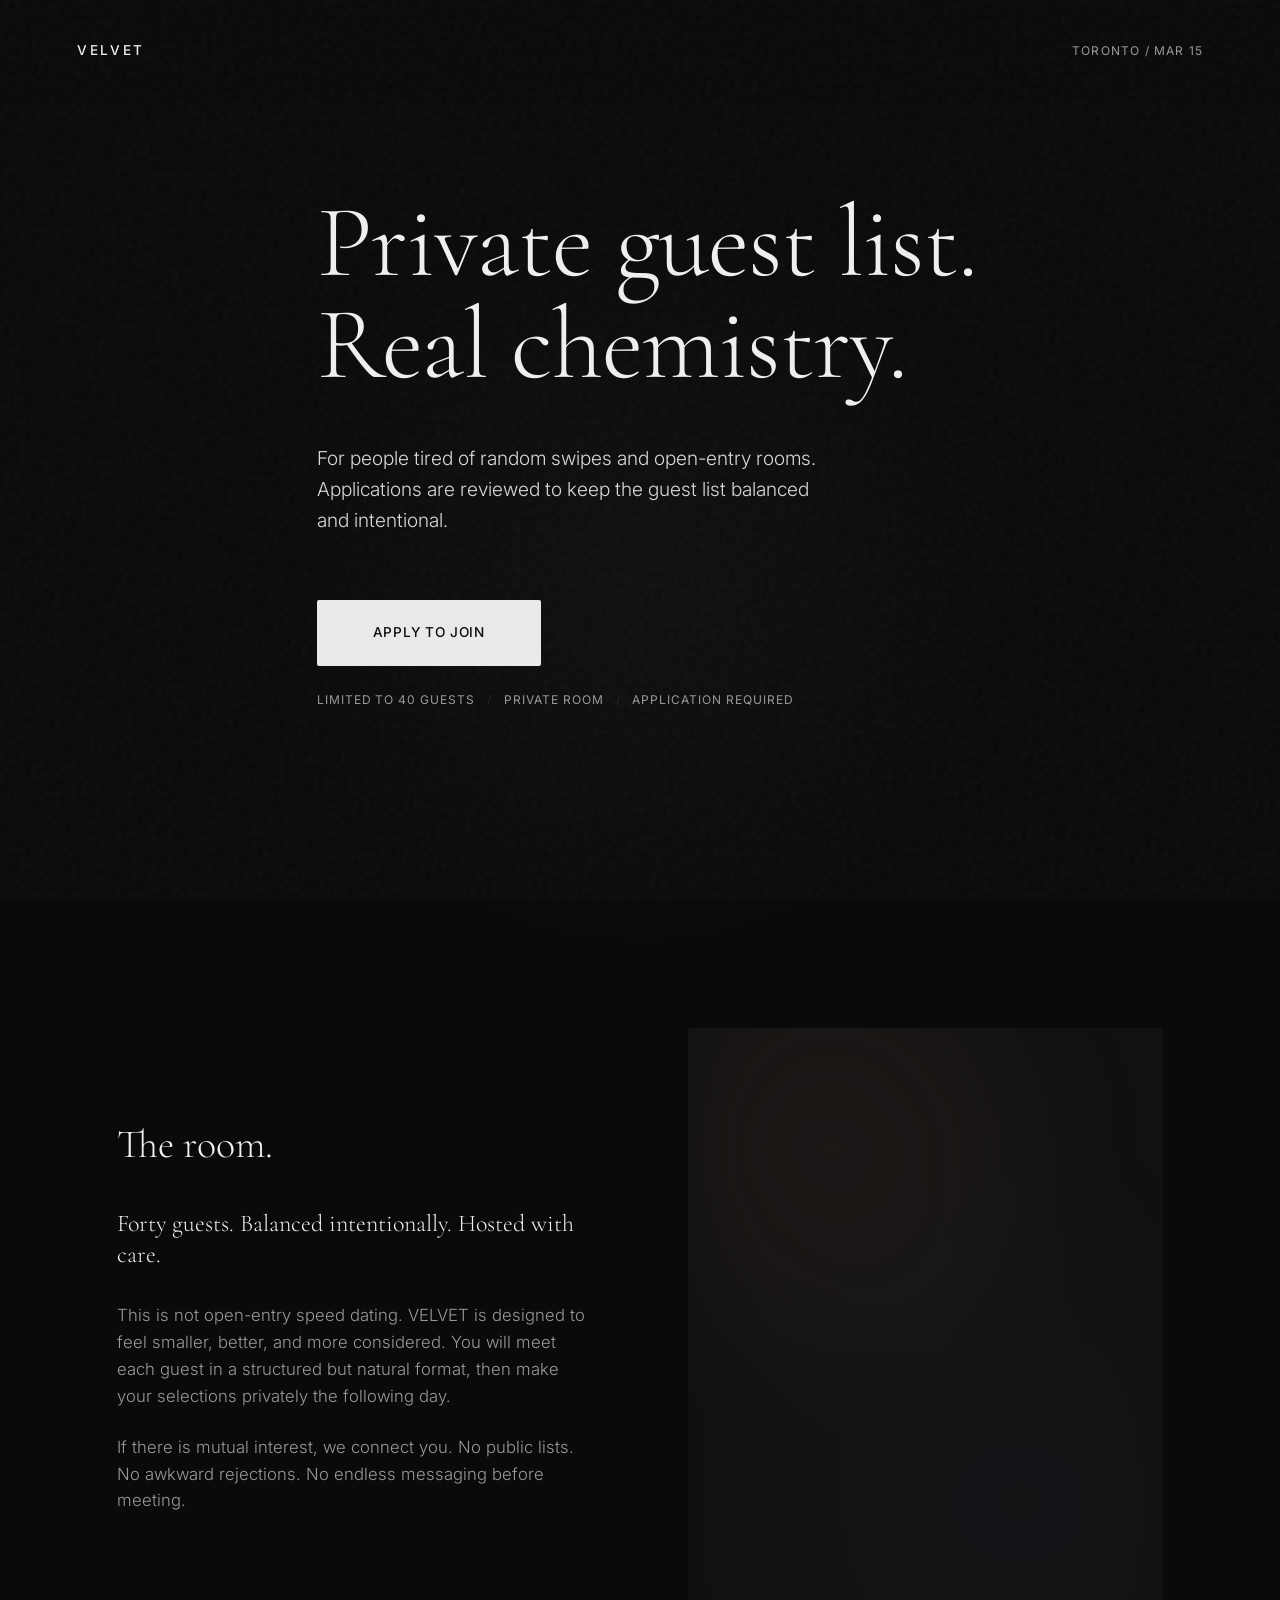
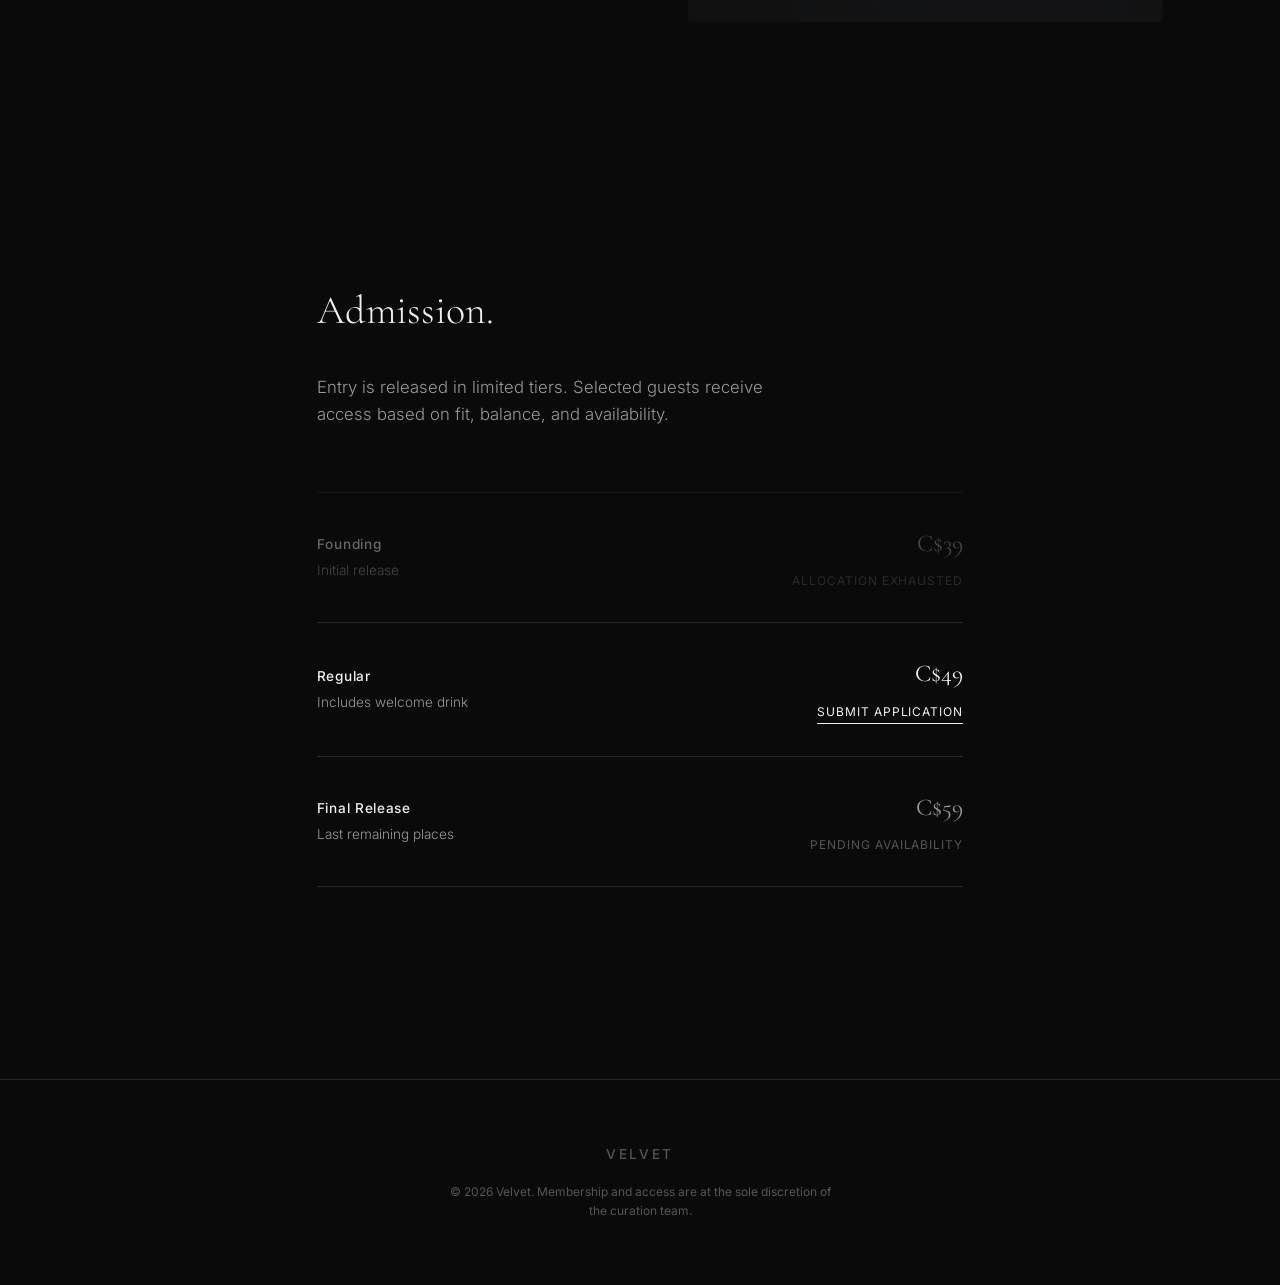
<file: index.html>
<!doctype html>
<html lang="en">
  <head>
    <meta charset="UTF-8" />
    <meta name="viewport" content="width=device-width, initial-scale=1.0" />
    <title>VELVET | Private Guest List</title>

    <link rel="preconnect" href="https://fonts.googleapis.com" />
    <link rel="preconnect" href="https://fonts.gstatic.com" crossorigin />
    <link
      href="https://fonts.googleapis.com/css2?family=Cormorant+Garamond:ital,wght@0,300;0,400;1,300;1,400&family=Inter:wght@300;400;500&display=swap"
      rel="stylesheet"
    />

    <link rel="stylesheet" href="styles.css" />
  </head>
  <body>
    <!-- Subtle atmospheric noise -->
    <div class="noise-overlay"></div>

    <!-- Navigation -->
    <nav class="top-nav">
      <div class="logo">VELVET</div>
      <div class="nav-meta">Toronto / Mar 15</div>
    </nav>

    <main>
      <!-- Hero: Pure Status, Zero Logistics -->
      <section class="hero-gate">
        <div class="content-wrapper">
          <h1 class="headline">
            <span style="white-space: nowrap">Private guest list.</span><br />
            <span style="white-space: nowrap">Real chemistry.</span>
          </h1>
          <p class="manifesto">
            For people tired of random swipes and open-entry rooms. Applications
            are reviewed to keep the guest list balanced and intentional.
          </p>

          <div class="gate-action fade-in">
            <a href="apply.html" class="btn-gate" style="text-decoration: none; display: inline-block;">Apply to Join</a>
            <div class="gate-meta">              <span>Limited to 40 guests</span>
              <span class="slash">/</span>
              <span>Private room</span>
              <span class="slash">/</span>
              <span>Application required</span>
            </div>
          </div>
        </div>
      </section>

      <!-- The Room: Atmosphere & Taste -->
      <section class="the-room" id="the-room">
        <div class="room-grid">
          <div class="room-text">
            <h2 class="section-heading">The room.</h2>
            <p>Forty guests. Balanced intentionally. Hosted with care.</p>
            <p>
              This is not open-entry speed dating. VELVET is designed to feel
              smaller, better, and more considered. You will meet each guest in
              a structured but natural format, then make your selections
              privately the following day.
            </p>
            <p>
              If there is mutual interest, we connect you. No public lists. No
              awkward rejections. No endless messaging before meeting.
            </p>
          </div>
          <div class="room-atmosphere">
            <!-- We use a CSS gradient/blur shape to imply atmosphere without showing a literal "mid" bar photo -->
            <div class="atmosphere-blur"></div>
          </div>
        </div>
      </section>

      <!-- Admission Tiers: Framing scarcity -->
      <section class="the-admission">
        <div class="content-wrapper">
          <h2 class="section-heading">Admission.</h2>
          <p class="tier-intro">
            Entry is released in limited tiers. Selected guests receive access
            based on fit, balance, and availability.
          </p>

          <div class="tier-list">
            <!-- Sold Out / Closed -->
            <div class="tier-row closed">
              <div class="tier-info">
                <span class="tier-name">Founding</span>
                <span class="tier-desc">Initial release</span>
              </div>
              <div class="tier-action">
                <span class="tier-price">C$39</span>
                <span class="tier-status">Allocation Exhausted</span>
              </div>
            </div>

            <!-- Active -->
            <div class="tier-row active">
              <div class="tier-info">
                <span class="tier-name">Regular</span>
                <span class="tier-desc">Includes welcome drink</span>
              </div>
              <div class="tier-action">
                <span class="tier-price">C$49</span>
                <a href="apply.html" class="btn-text" style="text-decoration: none; display: inline-block;">Submit Application</a>
                </div>            </div>

            <!-- Future / Locked -->
            <div class="tier-row pending">
              <div class="tier-info">
                <span class="tier-name">Final Release</span>
                <span class="tier-desc">Last remaining places</span>
              </div>
              <div class="tier-action">
                <span class="tier-price">C$59</span>
                <span class="tier-status">Pending Availability</span>
              </div>
            </div>
          </div>
        </div>
      </section>

      <footer class="site-footer">
        <div class="logo">VELVET</div>
        <p>
          © 2026 Velvet. Membership and access are at the sole discretion of the
          curation team.
        </p>
      </footer>
    </main>
    <script src="script.js"></script>
  </body>
</html>
</file>
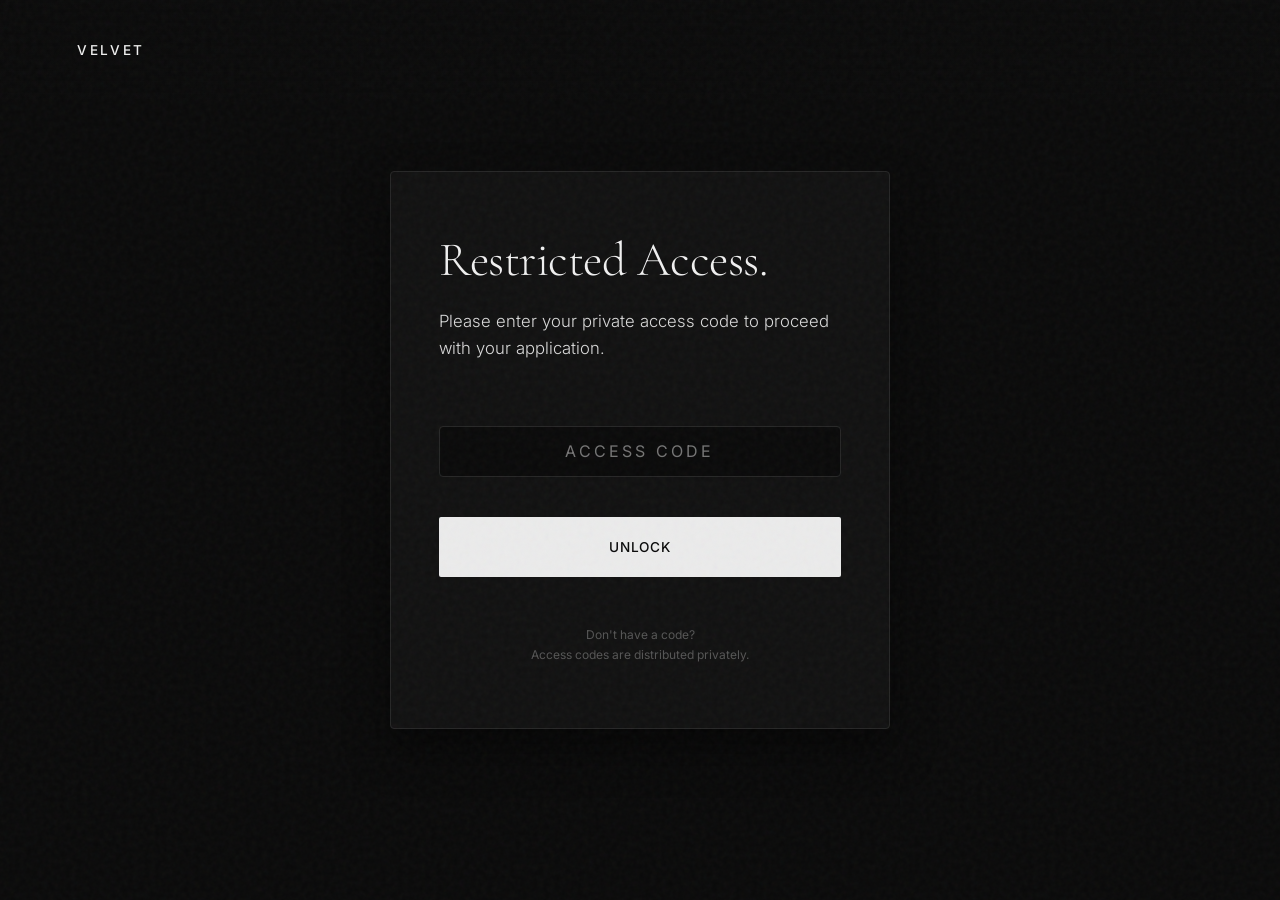
<file: apply.html>
<!doctype html>
<html lang="en">
  <head>
    <meta charset="UTF-8" />
    <meta name="viewport" content="width=device-width, initial-scale=1.0" />
    <title>VELVET | Request Admission</title>

    <link rel="preconnect" href="https://fonts.googleapis.com" />
    <link rel="preconnect" href="https://fonts.gstatic.com" crossorigin />
    <link
      href="https://fonts.googleapis.com/css2?family=Cormorant+Garamond:ital,wght@0,300;0,400;1,300;1,400&family=Inter:wght@300;400;500&display=swap"
      rel="stylesheet"
    />

    <link rel="stylesheet" href="styles.css" />
  </head>
  <body class="apply-page">
    <!-- Subtle atmospheric noise -->
    <div class="noise-overlay"></div>

    <!-- Navigation -->
    <nav class="top-nav">
      <a href="index.html" class="logo" style="text-decoration: none">VELVET</a>
    </nav>

    <main class="apply-main">
      <div class="apply-container">
        <!-- Locked State -->
        <div id="lockState" class="lock-state">
          <h1 class="headline" style="font-size: 3rem; margin-bottom: 1.5rem">
            Restricted Access.
          </h1>
          <p class="manifesto" style="font-size: 1.05rem">
            Please enter your private access code to proceed with your
            application.
          </p>

          <form id="lockForm" onsubmit="unlockApplication(event)">
            <div class="input-group">
              <input
                type="password"
                id="accessCode"
                placeholder="Access Code"
                required
                style="
                  text-align: center;
                  letter-spacing: 0.2em;
                  text-transform: uppercase;
                "
              />
            </div>
            <button
              type="submit"
              class="btn-gate btn-full"
              style="width: 100%; margin-top: 1rem"
            >
              Unlock
            </button>
            <div
              id="lockError"
              class="field-hint"
              style="
                color: #ff4444;
                display: none;
                text-align: center;
                margin-top: 1rem;
              "
            >
              Invalid code.
            </div>
          </form>

          <div class="form-footer-note" style="margin-top: 3rem">
            Don't have a code? <br />
            <span style="color: var(--text-muted)"
              >Access codes are distributed privately.</span
            >
          </div>
        </div>

        <!-- Application Form (Hidden initially) -->
        <div id="applicationState" style="display: none">
          <h1 class="headline" style="font-size: 3rem; margin-bottom: 1rem">
            Apply to Join
          </h1>
          <p
            class="gate-context"
            style="margin-bottom: 3rem; font-size: 1.05rem"
          >
            Applications are reviewed to keep the room balanced and intentional.
            Selected guests receive a private booking link within 24 hours.
          </p>

          <form id="admissionForm" onsubmit="submitApplication(event)">
            <div class="input-group">
              <label for="fullName">Full name</label>
              <input type="text" id="fullName" required />
            </div>

            <div class="input-group">
              <label for="email">Email</label>
              <input type="email" id="email" required />
            </div>

            <div class="input-group">
              <label for="instagram">
                Instagram or LinkedIn
                <span class="label-badge">(recommended)</span>
              </label>
              <input type="text" id="instagram" />
              <span class="field-hint"
                >Used only for light verification. Never shown publicly.</span
              >
            </div>

            <div class="input-group">
              <label for="age">Age</label>
              <input type="number" id="age" min="18" max="99" required />
            </div>

            <div class="input-group">
              <label>Joining as</label>
              <div class="pill-group">
                <label class="pill-radio">
                  <input type="radio" name="gender" value="woman" required />
                  <span class="pill-label">Woman</span>
                </label>
                <label class="pill-radio">
                  <input type="radio" name="gender" value="man" required />
                  <span class="pill-label">Man</span>
                </label>
              </div>
            </div>

            <div class="gate-actions" style="margin-top: 3rem">
              <button
                type="submit"
                class="btn-submit"
                id="submitBtn"
                style="padding: 1.4rem"
              >
                Apply to Join
              </button>
              <div class="form-footer-note">Shared in confidence.</div>
            </div>
          </form>
        </div>

        <!-- Success State -->
        <div
          id="successState"
          class="gate-success"
          style="display: none; align-items: center; text-align: center"
        >
          <h3 style="font-size: 2.5rem">Application Received.</h3>
          <p style="font-size: 1.05rem">
            Your profile is under review. If selected, you will receive a
            private admission link to secure your spot.
          </p>
          <a
            href="index.html"
            class="btn-text"
            style="text-decoration: none; margin-top: 2rem"
            >Return to Site</a
          >
        </div>
      </div>
    </main>

    <script src="script.js"></script>
  </body>
</html>
</file>
<file: styles.css>
/* ========================================
   VELVET — PRIVATE, EXCLUSIVE, HIGH STATUS
   Aesthetics: Moody, Architectural, Scarcity
   ======================================== */

:root {
  /* Ultra-dark, slightly warm black */
  --bg-color: #0a0a0a;
  --surface-color: #111111;

  /* Text */
  --text-primary: #f0f0f0;
  --text-secondary: #999999;
  --text-muted: #555555;

  /* Accents */
  --accent-white: #ffffff;
  --border-color: #262626;

  /* Typography */
  --font-serif: "Cormorant Garamond", serif;
  --font-sans: "Inter", sans-serif;
}

* {
  box-sizing: border-box;
  margin: 0;
  padding: 0;
}

body {
  background-color: var(--bg-color);
  color: var(--text-primary);
  font-family: var(--font-sans);
  line-height: 1.6;
  -webkit-font-smoothing: antialiased;
  -moz-osx-font-smoothing: grayscale;
}

/* Atmospheric Noise */
.noise-overlay {
  position: fixed;
  inset: 0;
  z-index: 9999;
  pointer-events: none;
  background-image: url("data:image/svg+xml,%3Csvg viewBox='0 0 200 200' xmlns='http://www.w3.org/2000/svg'%3E%3Cfilter id='noiseFilter'%3E%3CfeTurbulence type='fractalNoise' baseFrequency='0.8' numOctaves='3' stitchTiles='stitch'/%3E%3C/filter%3E%3Crect width='100%25' height='100%25' filter='url(%23noiseFilter)'/%3E%3C/svg%3E");
  opacity: 0.04;
}

/* =========================================
   TYPOGRAPHY
   ========================================= */
h1,
h2,
h3 {
  font-family: var(--font-serif);
  font-weight: 300;
  color: var(--text-primary);
}

.headline {
  font-size: clamp(3.5rem, 8vw, 6.5rem);
  line-height: 1;
  letter-spacing: -0.01em;
  margin-bottom: 3rem;
}

.section-heading {
  font-size: 2.5rem;
  margin-bottom: 2rem;
}

.content-wrapper {
  width: 100%;
  max-width: 800px;
  margin: 0 auto;
  padding: 0 6%;
}

/* =========================================
   NAVIGATION
   ========================================= */
.top-nav {
  position: fixed;
  top: 0;
  left: 0;
  width: 100%;
  padding: 2.5rem 6%;
  display: flex;
  justify-content: space-between;
  align-items: center;
  z-index: 100;
  background: linear-gradient(
    to bottom,
    rgba(10, 10, 10, 0.9) 0%,
    rgba(10, 10, 10, 0) 100%
  );
}

.logo {
  font-family: var(--font-sans);
  font-size: 0.85rem;
  font-weight: 500;
  letter-spacing: 0.2em;
  text-transform: uppercase;
  color: var(--text-primary);
}

.nav-meta {
  font-family: var(--font-sans);
  font-size: 0.75rem;
  text-transform: uppercase;
  letter-spacing: 0.1em;
  color: var(--text-secondary);
}

/* =========================================
   HERO: THE GATE
   ========================================= */
.hero-gate {
  min-height: 100vh;
  display: flex;
  flex-direction: column;
  justify-content: center;
  padding-top: 10vh;
  padding-bottom: 10vh;
  position: relative;
}

/* Subtle glow to add warmth without imagery */
.hero-gate::before {
  content: "";
  position: absolute;
  top: 15%;
  left: 50%;
  transform: translateX(-50%);
  width: 70vw;
  height: 70vw;
  background: radial-gradient(
    circle,
    rgba(200, 180, 160, 0.03) 0%,
    transparent 60%
  );
  z-index: -1;
  pointer-events: none;
}

.manifesto {
  font-size: clamp(1rem, 1.5vw, 1.25rem);
  color: var(--text-primary);
  max-width: 500px;
  margin-bottom: 4rem;
  line-height: 1.6;
  font-weight: 300;
  opacity: 0.9;
}

.gate-action {
  display: flex;
  flex-direction: column;
  align-items: flex-start;
  gap: 1.5rem;
}

.btn-gate {
  background-color: #ebebeb;
  color: var(--bg-color);
  font-family: var(--font-sans);
  font-size: 0.85rem;
  font-weight: 500;
  letter-spacing: 0.05em;
  text-transform: uppercase;
  border: none;
  border-radius: 2px;
  padding: 1.4rem 3.5rem;
  cursor: pointer;
  transition:
    background-color 0.3s,
    transform 0.2s;
}

.btn-gate:hover {
  background-color: #ffffff;
}

.gate-meta {
  display: flex;
  align-items: center;
  gap: 0.5rem;
  font-size: 0.75rem;
  text-transform: uppercase;
  letter-spacing: 0.08em;
  color: var(--text-secondary);
}

.gate-meta .slash {
  color: var(--border-color);
  margin: 0 0.25rem;
}

/* =========================================
   THE ROOM (Second Fold)
   ========================================= */
.the-room {
  padding: 8rem 6%;
  max-width: 1200px;
  margin: 0 auto;
}

.room-grid {
  display: grid;
  grid-template-columns: 1fr 1fr;
  gap: 6rem;
  align-items: center;
}

.room-text {
  max-width: 480px;
}

.room-text p {
  font-size: 1.05rem;
  color: var(--text-secondary);
  margin-bottom: 1.5rem;
  font-weight: 300;
}

.room-text p:first-of-type {
  font-family: var(--font-serif);
  font-size: 1.5rem;
  color: var(--text-primary);
  margin-bottom: 2rem;
  line-height: 1.3;
}

.room-atmosphere {
  position: relative;
  width: 100%;
  aspect-ratio: 4/5;
  background-color: var(--surface-color);
  border-radius: 4px;
  overflow: hidden;
  display: flex;
  align-items: center;
  justify-content: center;
}

/* Abstract atmosphere instead of a bar photo */
.atmosphere-blur {
  width: 150%;
  height: 150%;
  background:
    radial-gradient(
      circle at 30% 30%,
      rgba(160, 100, 80, 0.1) 0%,
      transparent 40%
    ),
    radial-gradient(
      circle at 70% 70%,
      rgba(80, 100, 160, 0.05) 0%,
      transparent 50%
    );
  filter: blur(40px);
  animation: slowDrift 20s ease-in-out infinite alternate;
}

@keyframes slowDrift {
  0% {
    transform: scale(1) translate(0, 0);
  }
  100% {
    transform: scale(1.1) translate(-5%, -5%);
  }
}

/* =========================================
   ADMISSION (PRICING)
   ========================================= */
.the-admission {
  padding: 8rem 0 12rem;
}

.tier-intro {
  font-size: 1.05rem;
  color: var(--text-secondary);
  margin-bottom: 4rem;
  max-width: 500px;
  font-weight: 300;
}

.tier-list {
  display: flex;
  flex-direction: column;
}

.tier-row {
  display: flex;
  justify-content: space-between;
  align-items: center;
  padding: 2rem 0;
  border-top: 1px solid var(--border-color);
  transition: background-color 0.3s;
}

.tier-row:last-child {
  border-bottom: 1px solid var(--border-color);
}

.tier-info {
  display: flex;
  flex-direction: column;
  gap: 0.25rem;
}

.tier-name {
  font-family: var(--font-sans);
  font-size: 0.85rem;
  font-weight: 500;
  letter-spacing: 0.05em;
  color: var(--text-primary);
}

.tier-desc {
  font-size: 0.85rem;
  color: var(--text-secondary);
  font-weight: 300;
}

.tier-action {
  display: flex;
  flex-direction: column;
  align-items: flex-end;
  gap: 0.5rem;
}

.tier-price {
  font-family: var(--font-serif);
  font-size: 1.5rem;
  color: var(--text-secondary);
}

.tier-status {
  font-size: 0.75rem;
  text-transform: uppercase;
  letter-spacing: 0.08em;
  color: var(--text-muted);
}

.tier-row.active .tier-price {
  color: var(--text-primary);
}

.tier-row.closed {
  opacity: 0.4;
}

.btn-text {
  background: transparent;
  border: none;
  color: var(--text-primary);
  font-family: var(--font-sans);
  font-size: 0.75rem;
  text-transform: uppercase;
  letter-spacing: 0.08em;
  cursor: pointer;
  border-bottom: 1px solid var(--text-primary);
  padding-bottom: 2px;
  transition:
    color 0.2s,
    border-color 0.2s;
}

.btn-text:hover {
  color: var(--text-secondary);
  border-color: var(--text-secondary);
}

/* =========================================
   FOOTER
   ========================================= */
.site-footer {
  text-align: center;
  padding: 4rem 6%;
  border-top: 1px solid var(--border-color);
}

.site-footer .logo {
  margin-bottom: 1rem;
  color: var(--text-muted);
}

.site-footer p {
  font-size: 0.75rem;
  color: var(--text-muted);
  max-width: 400px;
  margin: 0 auto;
}

/* =========================================
   APPLY PAGE (LOCKED GATE)
   ========================================= */
.apply-page {
  display: flex;
  flex-direction: column;
  min-height: 100vh;
}

.apply-main {
  flex: 1;
  display: flex;
  align-items: center;
  justify-content: center;
  padding: 6rem 6%;
}

.apply-container {
  width: 100%;
  max-width: 500px;
  background: var(--surface-color);
  border: 1px solid var(--border-color);
  padding: 4rem 3rem;
  border-radius: 4px;
  box-shadow: 0 20px 40px rgba(0, 0, 0, 0.5);
}

.lock-state {
  display: flex;
  flex-direction: column;
}

.btn-full {
  width: 100%;
}

/* =========================================
   FORM ELEMENTS
   ========================================= */

.gate-header {
  display: flex;
  justify-content: space-between;
  align-items: center;
  margin-bottom: 3rem;
}

.gate-header h3 {
  font-family: var(--font-serif);
  font-size: 1.75rem;
}

.btn-close {
  background: none;
  border: none;
  color: var(--text-secondary);
  cursor: pointer;
  display: flex;
  align-items: center;
  justify-content: center;
  transition: color 0.2s;
}

.btn-close:hover {
  color: var(--text-primary);
}

.gate-context {
  font-size: 0.9rem;
  color: var(--text-secondary);
  margin-bottom: 3rem;
  font-weight: 300;
  line-height: 1.6;
}

.input-group {
  margin-bottom: 1.5rem;
  display: flex;
  flex-direction: column;
}

.input-group label {
  font-size: 0.85rem;
  color: var(--text-primary);
  margin-bottom: 0.5rem;
  font-weight: 500;
  display: flex;
  justify-content: space-between;
  align-items: baseline;
}

.label-badge {
  font-size: 0.75rem;
  color: var(--text-muted);
  font-weight: 400;
}

.input-group input {
  width: 100%;
  background: var(--bg-color); /* Slightly lighter than panel for contrast */
  border: 1px solid var(--border-color);
  padding: 0.9rem 1rem;
  color: var(--text-primary);
  font-family: var(--font-sans);
  font-size: 1rem;
  transition:
    border-color 0.2s,
    background-color 0.2s;
  border-radius: 4px;
}

.input-group input:focus {
  outline: none;
  border-color: var(--text-secondary);
}

.field-hint {
  font-size: 0.75rem;
  color: var(--text-muted);
  margin-top: 0.5rem;
  line-height: 1.4;
}

/* Pill Group for Radio */
.pill-group {
  display: grid;
  grid-template-columns: 1fr 1fr;
  gap: 1rem;
  margin-top: 0.2rem;
}

.pill-radio {
  cursor: pointer;
}

.pill-radio input {
  display: none;
}

.pill-label {
  display: block;
  text-align: center;
  padding: 0.8rem;
  border: 1px solid var(--border-color);
  border-radius: 4px;
  color: var(--text-secondary);
  font-size: 0.9rem;
  transition: all 0.2s;
  background: var(--bg-color);
}

.pill-radio input:checked + .pill-label {
  border-color: var(--text-primary);
  color: var(--bg-color);
  background: var(--text-primary);
}

.form-footer-note {
  text-align: center;
  font-size: 0.75rem;
  color: var(--text-muted);
  margin-top: 1.5rem;
}

.gate-actions {
  margin-top: 4rem;
}

.btn-submit {
  width: 100%;
  background-color: var(--accent-white);
  color: var(--bg-color);
  font-family: var(--font-sans);
  font-size: 0.85rem;
  font-weight: 500;
  letter-spacing: 0.05em;
  text-transform: uppercase;
  border: none;
  padding: 1.2rem;
  cursor: pointer;
  transition: opacity 0.2s;
}

.btn-submit:hover {
  opacity: 0.9;
}

.btn-submit:disabled {
  opacity: 0.5;
  cursor: wait;
}

.gate-success {
  display: flex;
  flex-direction: column;
  justify-content: center;
  align-items: flex-start;
  height: 100%;
}

.gate-success h3 {
  font-family: var(--font-serif);
  font-size: 2rem;
  margin-bottom: 1rem;
}

.gate-success p {
  color: var(--text-secondary);
  margin-bottom: 3rem;
  font-size: 0.95rem;
  font-weight: 300;
  line-height: 1.6;
}

/* =========================================
   ANIMATIONS & RESPONSIVE
   ========================================= */
.fade-in {
  animation: fadeIn 1.5s ease forwards;
  opacity: 0;
}

@keyframes fadeIn {
  to {
    opacity: 1;
  }
}

@media (max-width: 900px) {
  .room-grid {
    grid-template-columns: 1fr;
    gap: 3rem;
  }

  .headline {
    font-size: 4rem;
  }

  .gate-panel {
    padding: 3rem 2rem;
  }

  .gate-meta {
    flex-wrap: wrap;
    line-height: 1.8;
  }

  .gate-meta .slash {
    display: none;
  }

  .gate-meta span {
    display: block;
    width: 100%;
  }

  .room-atmosphere {
    display: none; /* Hide abstract block on mobile to keep it tight */
  }
}
</file>
